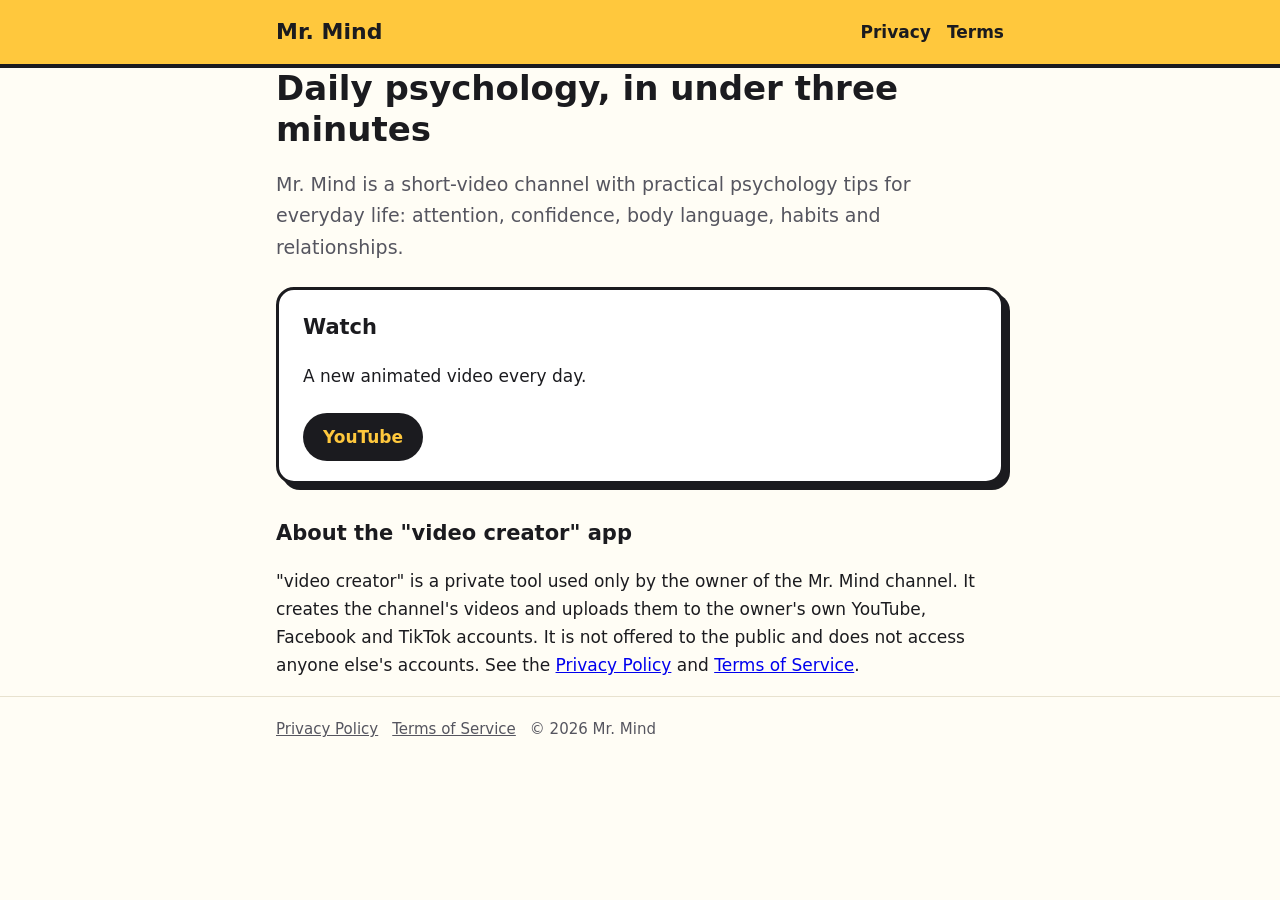
<file: index.html>
<!doctype html>
<html lang="en">
<head>
  <meta charset="utf-8">
  <meta name="viewport" content="width=device-width, initial-scale=1">
  <title>Mr. Mind: Daily Psychology Tips</title>
  <meta name="description" content="Mr. Mind shares short, practical psychology tips every day on YouTube, TikTok and Facebook.">
  <link rel="stylesheet" href="style.css">
</head>
<body>
  <header><div class="wrap"><a class="brand" href="./">Mr. Mind</a><nav><a href="privacy.html">Privacy</a><a href="terms.html">Terms</a></nav></div></header>
  <main class="wrap">
    <h1>Daily psychology, in under three minutes</h1>
    <p class="lead">Mr. Mind is a short-video channel with practical psychology tips for everyday life: attention, confidence, body language, habits and relationships.</p>

    <div class="card">
      <h2 style="margin-top:0">Watch</h2>
      <p>A new animated video every day.</p>
      <a class="btn" href="https://www.youtube.com/@mrmindpsych">YouTube</a>
    </div>

    <h2>About the "video creator" app</h2>
    <p>"video creator" is a private tool used only by the owner of the Mr. Mind channel. It creates the channel's videos and uploads them to the owner's own YouTube, Facebook and TikTok accounts. It is not offered to the public and does not access anyone else's accounts. See the <a href="privacy.html">Privacy Policy</a> and <a href="terms.html">Terms of Service</a>.</p>
  </main>
  <footer><div class="wrap"><a href="privacy.html">Privacy Policy</a><a href="terms.html">Terms of Service</a><span>© 2026 Mr. Mind</span></div></footer>
</body>
</html>
</file>
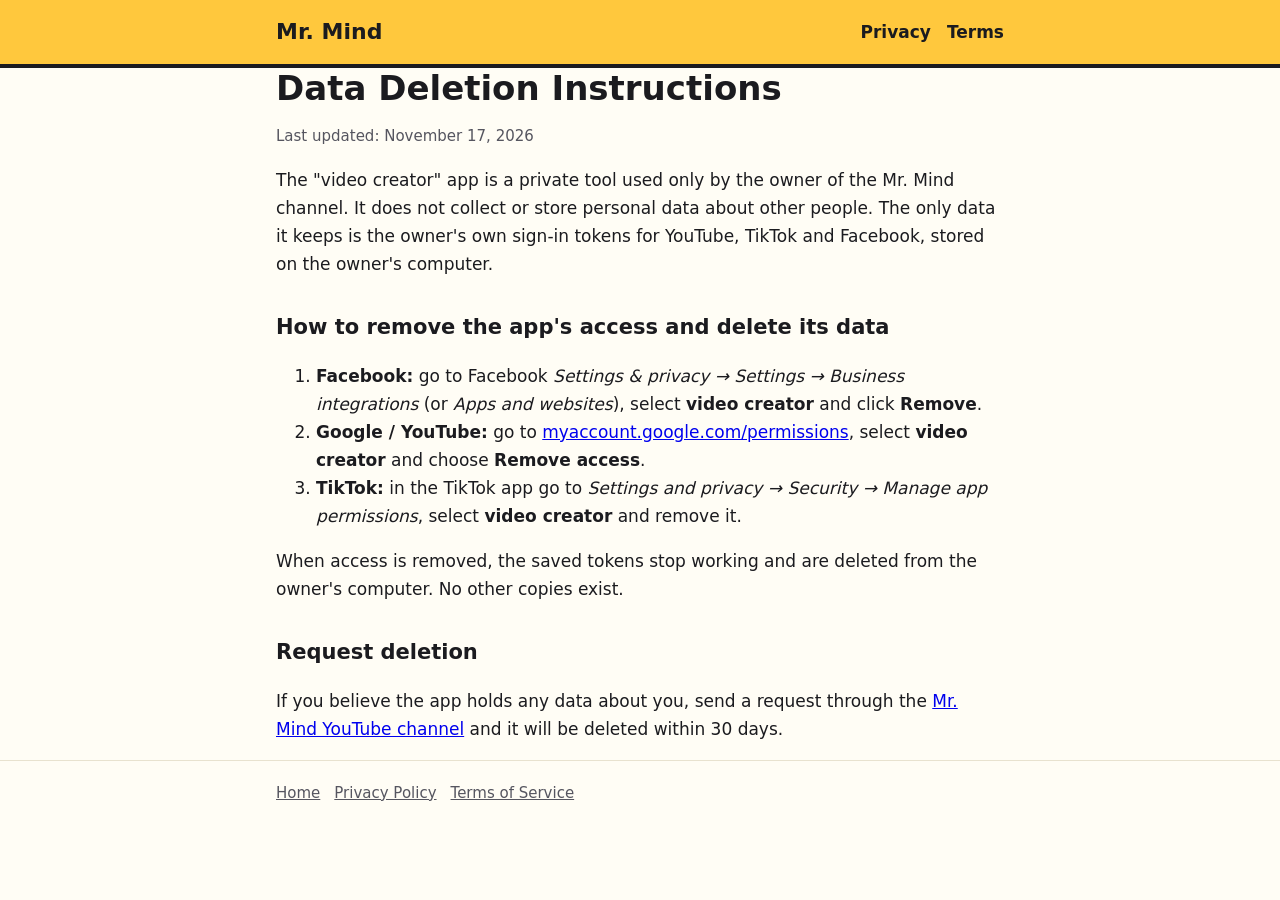
<file: data-deletion.html>
<!doctype html>
<html lang="en">
<head>
  <meta charset="utf-8">
  <meta name="viewport" content="width=device-width, initial-scale=1">
  <title>Data Deletion: Mr. Mind</title>
  <meta name="description" content="How to delete data connected to the Mr. Mind video creator app.">
  <link rel="stylesheet" href="style.css">
</head>
<body>
  <header><div class="wrap"><a class="brand" href="./">Mr. Mind</a><nav><a href="privacy.html">Privacy</a><a href="terms.html">Terms</a></nav></div></header>
  <main class="wrap">
    <h1>Data Deletion Instructions</h1>
    <p class="updated">Last updated: November 17, 2026</p>

    <p>The "video creator" app is a private tool used only by the owner of the Mr. Mind channel. It does not collect or store personal data about other people. The only data it keeps is the owner's own sign-in tokens for YouTube, TikTok and Facebook, stored on the owner's computer.</p>

    <h2>How to remove the app's access and delete its data</h2>
    <ol>
      <li><strong>Facebook:</strong> go to Facebook <em>Settings &amp; privacy → Settings → Business integrations</em> (or <em>Apps and websites</em>), select <strong>video creator</strong> and click <strong>Remove</strong>.</li>
      <li><strong>Google / YouTube:</strong> go to <a href="https://myaccount.google.com/permissions">myaccount.google.com/permissions</a>, select <strong>video creator</strong> and choose <strong>Remove access</strong>.</li>
      <li><strong>TikTok:</strong> in the TikTok app go to <em>Settings and privacy → Security → Manage app permissions</em>, select <strong>video creator</strong> and remove it.</li>
    </ol>
    <p>When access is removed, the saved tokens stop working and are deleted from the owner's computer. No other copies exist.</p>

    <h2>Request deletion</h2>
    <p>If you believe the app holds any data about you, send a request through the <a href="https://www.youtube.com/@mrmindpsych">Mr. Mind YouTube channel</a> and it will be deleted within 30 days.</p>
  </main>
  <footer><div class="wrap"><a href="./">Home</a><a href="privacy.html">Privacy Policy</a><a href="terms.html">Terms of Service</a></div></footer>
</body>
</html>
</file>
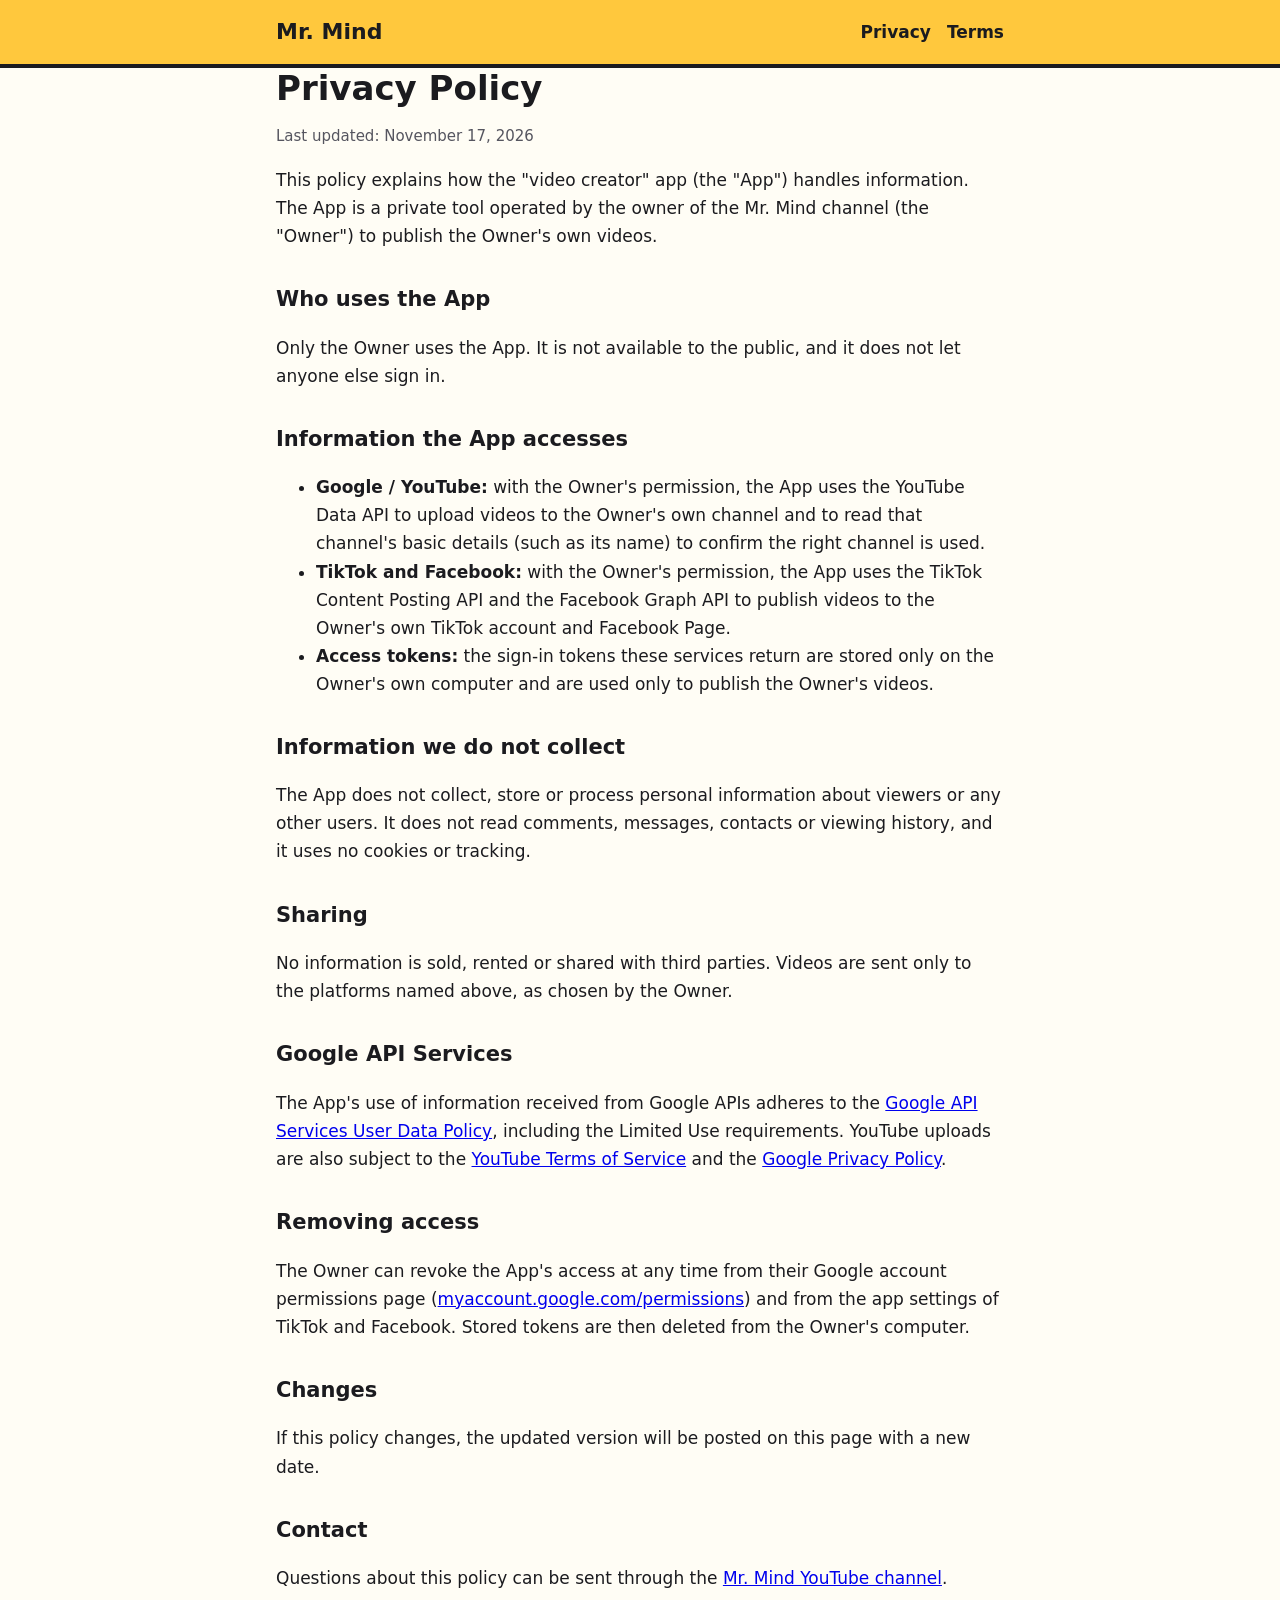
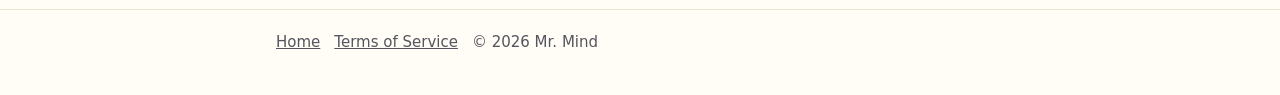
<file: privacy.html>
<!doctype html>
<html lang="en">
<head>
  <meta charset="utf-8">
  <meta name="viewport" content="width=device-width, initial-scale=1">
  <title>Privacy Policy: Mr. Mind</title>
  <meta name="description" content="Privacy Policy for the Mr. Mind channel and its video creator app.">
  <link rel="stylesheet" href="style.css">
</head>
<body>
  <header><div class="wrap"><a class="brand" href="./">Mr. Mind</a><nav><a href="privacy.html">Privacy</a><a href="terms.html">Terms</a></nav></div></header>
  <main class="wrap">
    <h1>Privacy Policy</h1>
    <p class="updated">Last updated: November 17, 2026</p>

    <p>This policy explains how the "video creator" app (the "App") handles information. The App is a private tool operated by the owner of the Mr. Mind channel (the "Owner") to publish the Owner's own videos.</p>

    <h2>Who uses the App</h2>
    <p>Only the Owner uses the App. It is not available to the public, and it does not let anyone else sign in.</p>

    <h2>Information the App accesses</h2>
    <ul>
      <li><strong>Google / YouTube:</strong> with the Owner's permission, the App uses the YouTube Data API to upload videos to the Owner's own channel and to read that channel's basic details (such as its name) to confirm the right channel is used.</li>
      <li><strong>TikTok and Facebook:</strong> with the Owner's permission, the App uses the TikTok Content Posting API and the Facebook Graph API to publish videos to the Owner's own TikTok account and Facebook Page.</li>
      <li><strong>Access tokens:</strong> the sign-in tokens these services return are stored only on the Owner's own computer and are used only to publish the Owner's videos.</li>
    </ul>

    <h2>Information we do not collect</h2>
    <p>The App does not collect, store or process personal information about viewers or any other users. It does not read comments, messages, contacts or viewing history, and it uses no cookies or tracking.</p>

    <h2>Sharing</h2>
    <p>No information is sold, rented or shared with third parties. Videos are sent only to the platforms named above, as chosen by the Owner.</p>

    <h2>Google API Services</h2>
    <p>The App's use of information received from Google APIs adheres to the <a href="https://developers.google.com/terms/api-services-user-data-policy">Google API Services User Data Policy</a>, including the Limited Use requirements. YouTube uploads are also subject to the <a href="https://www.youtube.com/t/terms">YouTube Terms of Service</a> and the <a href="https://policies.google.com/privacy">Google Privacy Policy</a>.</p>

    <h2>Removing access</h2>
    <p>The Owner can revoke the App's access at any time from their Google account permissions page (<a href="https://myaccount.google.com/permissions">myaccount.google.com/permissions</a>) and from the app settings of TikTok and Facebook. Stored tokens are then deleted from the Owner's computer.</p>

    <h2>Changes</h2>
    <p>If this policy changes, the updated version will be posted on this page with a new date.</p>

    <h2>Contact</h2>
    <p>Questions about this policy can be sent through the <a href="https://www.youtube.com/@mrmindpsych">Mr. Mind YouTube channel</a>.</p>
  </main>
  <footer><div class="wrap"><a href="./">Home</a><a href="terms.html">Terms of Service</a><span>© 2026 Mr. Mind</span></div></footer>
</body>
</html>
</file>
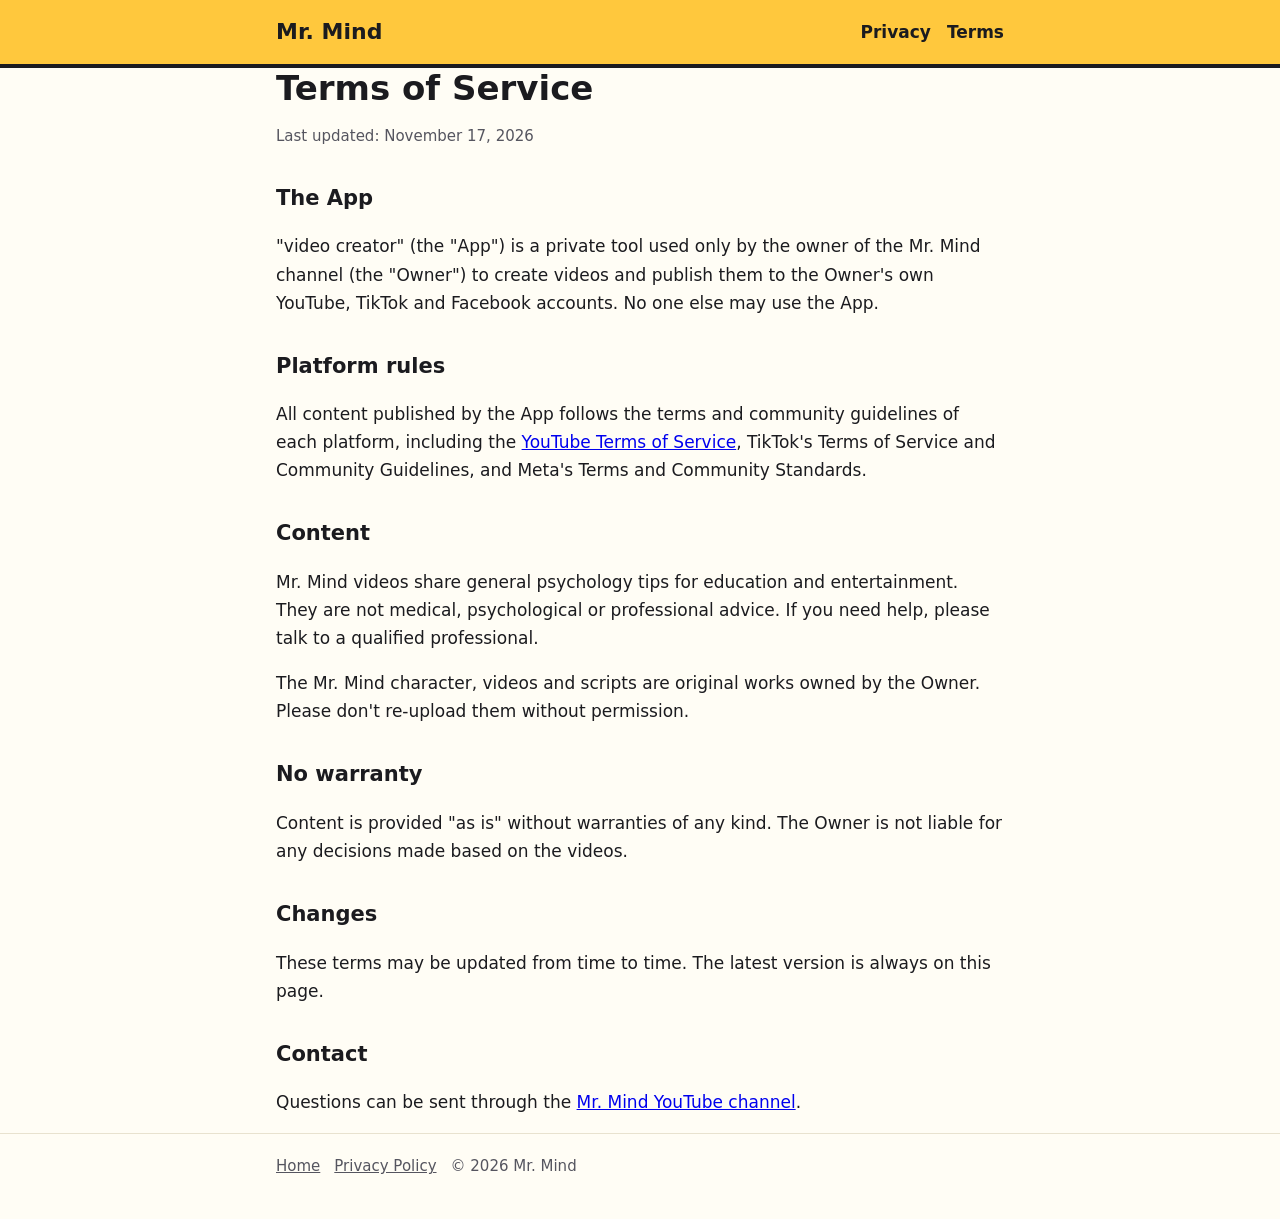
<file: terms.html>
<!doctype html>
<html lang="en">
<head>
  <meta charset="utf-8">
  <meta name="viewport" content="width=device-width, initial-scale=1">
  <title>Terms of Service: Mr. Mind</title>
  <meta name="description" content="Terms of Service for the Mr. Mind channel and its video creator app.">
  <link rel="stylesheet" href="style.css">
</head>
<body>
  <header><div class="wrap"><a class="brand" href="./">Mr. Mind</a><nav><a href="privacy.html">Privacy</a><a href="terms.html">Terms</a></nav></div></header>
  <main class="wrap">
    <h1>Terms of Service</h1>
    <p class="updated">Last updated: November 17, 2026</p>

    <h2>The App</h2>
    <p>"video creator" (the "App") is a private tool used only by the owner of the Mr. Mind channel (the "Owner") to create videos and publish them to the Owner's own YouTube, TikTok and Facebook accounts. No one else may use the App.</p>

    <h2>Platform rules</h2>
    <p>All content published by the App follows the terms and community guidelines of each platform, including the <a href="https://www.youtube.com/t/terms">YouTube Terms of Service</a>, TikTok's Terms of Service and Community Guidelines, and Meta's Terms and Community Standards.</p>

    <h2>Content</h2>
    <p>Mr. Mind videos share general psychology tips for education and entertainment. They are not medical, psychological or professional advice. If you need help, please talk to a qualified professional.</p>
    <p>The Mr. Mind character, videos and scripts are original works owned by the Owner. Please don't re-upload them without permission.</p>

    <h2>No warranty</h2>
    <p>Content is provided "as is" without warranties of any kind. The Owner is not liable for any decisions made based on the videos.</p>

    <h2>Changes</h2>
    <p>These terms may be updated from time to time. The latest version is always on this page.</p>

    <h2>Contact</h2>
    <p>Questions can be sent through the <a href="https://www.youtube.com/@mrmindpsych">Mr. Mind YouTube channel</a>.</p>
  </main>
  <footer><div class="wrap"><a href="./">Home</a><a href="privacy.html">Privacy Policy</a><span>© 2026 Mr. Mind</span></div></footer>
</body>
</html>
</file>
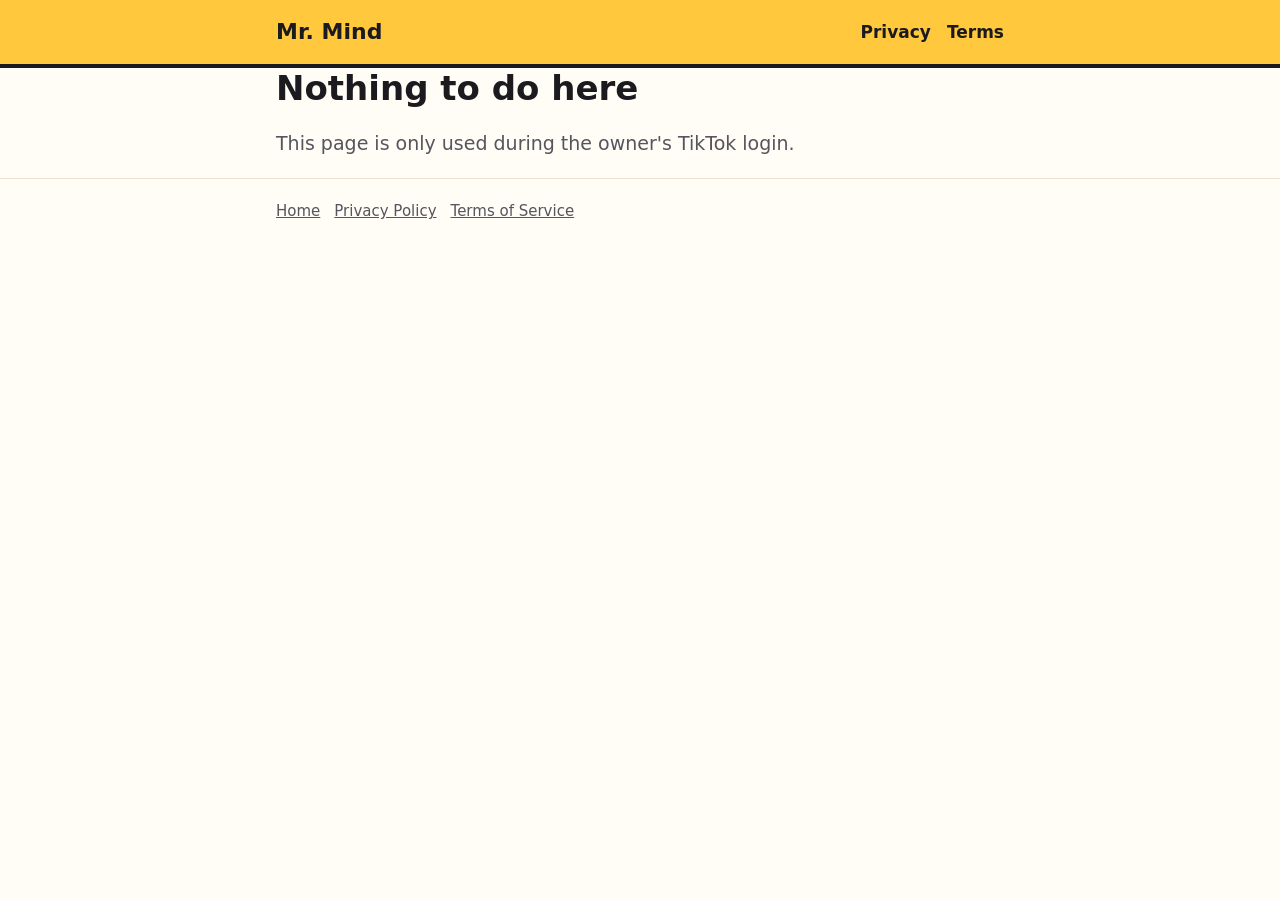
<file: tiktok-callback.html>
<!doctype html>
<html lang="en">
<head>
  <meta charset="utf-8">
  <meta name="viewport" content="width=device-width, initial-scale=1">
  <title>Login complete: Mr. Mind</title>
  <meta name="robots" content="noindex">
  <link rel="stylesheet" href="style.css">
</head>
<body>
  <header><div class="wrap"><a class="brand" href="./">Mr. Mind</a><nav><a href="privacy.html">Privacy</a><a href="terms.html">Terms</a></nav></div></header>
  <main class="wrap">
    <h1 id="title">Finishing login…</h1>
    <p class="lead" id="msg">Sending you back to the video creator app on your computer.</p>
    <div class="card" id="manual" hidden>
      <p style="margin-top:0">If nothing happens, make sure the login command is still running on your computer, then <a id="retry" href="#">click here</a>.</p>
    </div>
  </main>
  <footer><div class="wrap"><a href="./">Home</a><a href="privacy.html">Privacy Policy</a><a href="terms.html">Terms of Service</a></div></footer>
  <script>
    // TikTok only allows https redirect pages, so this page passes the login result
    // to the owner's local login command (http://127.0.0.1:53683), which finishes the sign-in.
    (function () {
      var q = window.location.search;
      var p = new URLSearchParams(q);
      if (!p.get("code") && !p.get("error")) {
        document.getElementById("title").textContent = "Nothing to do here";
        document.getElementById("msg").textContent = "This page is only used during the owner's TikTok login.";
        return;
      }
      if (p.get("error")) {
        document.getElementById("title").textContent = "Login was not completed";
        document.getElementById("msg").textContent = "TikTok said: " + (p.get("error_description") || p.get("error"));
      }
      var local = "http://127.0.0.1:53683/callback" + q;
      document.getElementById("retry").href = local;
      document.getElementById("manual").hidden = false;
      window.location.replace(local);
    })();
  </script>
</body>
</html>
</file>
<file: style.css>
:root { --ink: #1B1B1F; --muted: #55555f; --yellow: #FFC83D; --blue: #8EC9F0; --paper: #FFFDF5; --line: #e8e2cf; }
* { box-sizing: border-box; }
body { margin: 0; background: var(--paper); color: var(--ink); font: 17px/1.65 system-ui, -apple-system, "Segoe UI", Roboto, sans-serif; }
header { background: var(--yellow); border-bottom: 4px solid var(--ink); }
header .wrap { display: flex; align-items: center; justify-content: space-between; gap: 16px; padding-top: 14px; padding-bottom: 14px; }
.brand { font-weight: 800; font-size: 22px; color: var(--ink); text-decoration: none; }
nav a { color: var(--ink); margin-left: 16px; font-weight: 600; text-decoration: none; }
nav a:hover { text-decoration: underline; }
.wrap { max-width: 760px; margin: 0 auto; padding: 0 16px; }
main { padding: 32px 0 56px; }
h1 { font-size: 34px; line-height: 1.2; margin: 0 0 8px; }
h2 { font-size: 21px; margin: 32px 0 6px; }
.lead { font-size: 19px; color: var(--muted); }
.card { background: #fff; border: 3px solid var(--ink); border-radius: 18px; box-shadow: 6px 6px 0 var(--ink); padding: 20px 24px; margin: 24px 0; }
.btn { display: inline-block; background: var(--ink); color: var(--yellow); padding: 10px 20px; border-radius: 999px; font-weight: 700; text-decoration: none; margin: 6px 8px 0 0; }
.updated { color: var(--muted); font-size: 15px; }
footer { border-top: 1px solid var(--line); color: var(--muted); font-size: 15px; padding: 20px 0 40px; }
footer a { color: var(--muted); margin-right: 14px; }
@media (max-width: 520px) { header .wrap { flex-direction: column; align-items: flex-start; } nav a { margin: 0 14px 0 0; } h1 { font-size: 28px; } }
</file>
